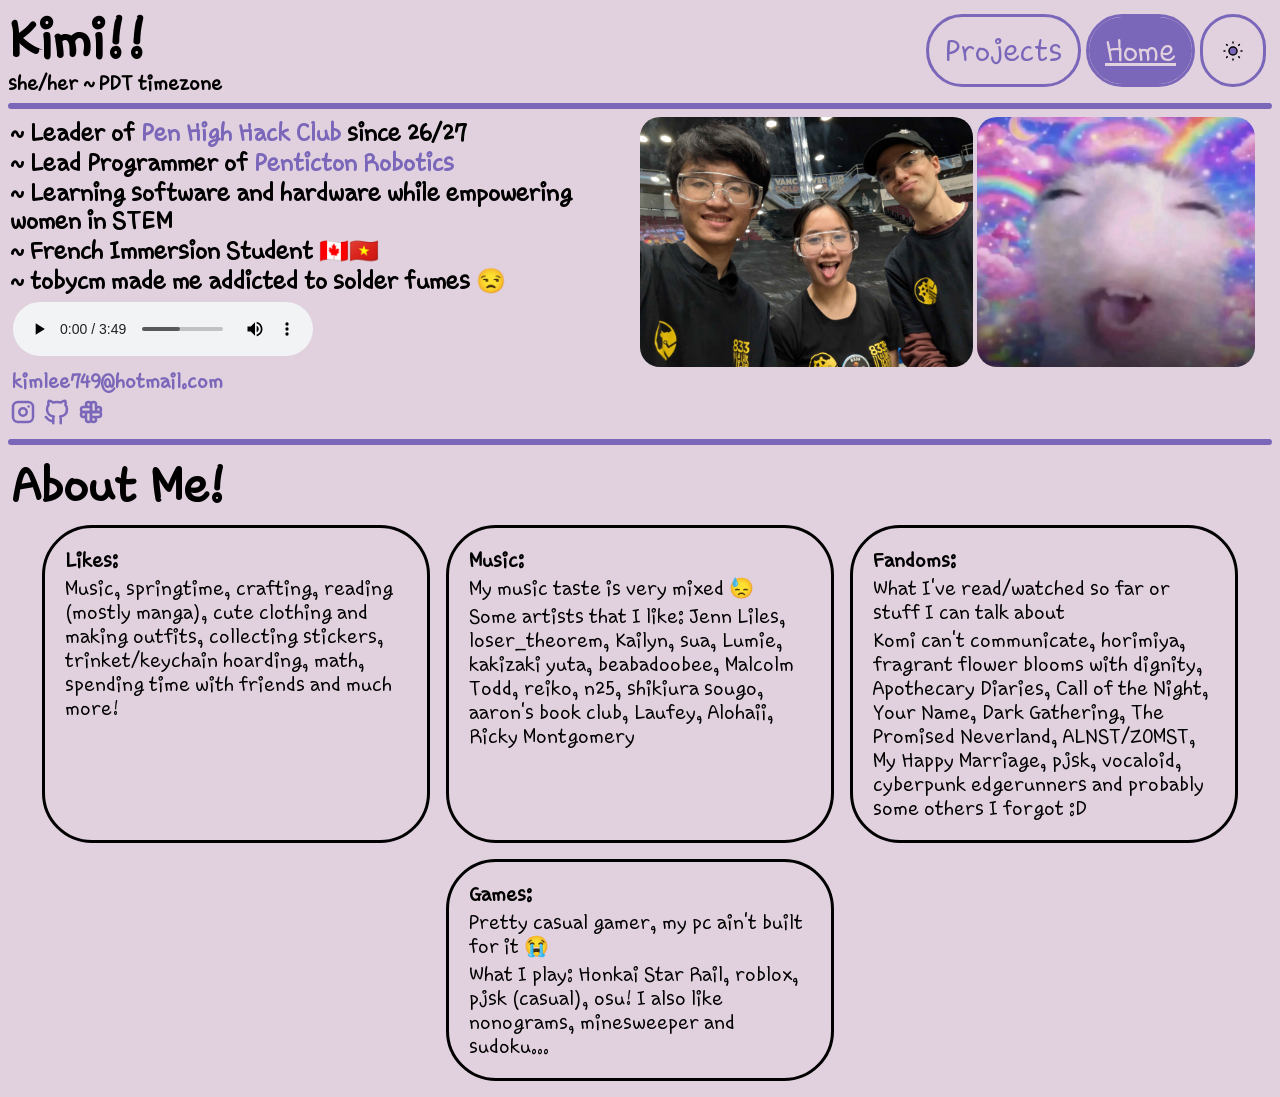
<file: index.html>
<!DOCTYPE html>
<html lang="en">

<head>
    <meta charset="UTF-8">
    <meta name="viewport" content="width=device-width, initial-scale=1.0">
    <link rel="stylesheet" href="index.css" />
    <title>k1wi.zzz</title>
</head>

<body>
    <script src="themetoggle.js"></script>
    <div>
        <ul>
            <li><a href="projects.html">Projects</a></li>
            <li><a href="index.html" id="active">Home</a></li>
            <button id="toggle" onclick="themeToggle()">
                <svg id="sun" xmlns="http://www.w3.org/2000/svg" width="24" height="24" viewBox="0 0 24 24" fill="none"
                    stroke="currentColor" stroke-width="1.5" stroke-linecap="round" stroke-linejoin="round"
                    class="icon icon-tabler icons-tabler-outline icon-tabler-sun">
                    <path stroke="none" d="M0 0h24v24H0z" fill="none" />
                    <path d="M8 12a4 4 0 1 0 8 0a4 4 0 1 0 -8 0" />
                    <path
                        d="M3 12h1m8 -9v1m8 8h1m-9 8v1m-6.4 -15.4l.7 .7m12.1 -.7l-.7 .7m0 11.4l.7 .7m-12.1 -.7l-.7 .7" />
                </svg>
                <svg xmlns="http://www.w3.org/2000/svg" width="24" height="24" viewBox="0 0 24 24" fill="none"
                    stroke="currentColor" stroke-width="1.5" stroke-linecap="round" stroke-linejoin="round"
                    class="icon icon-tabler icons-tabler-outline icon-tabler-moon">
                    <path stroke="none" d="M0 0h24v24H0z" fill="none" />
                    <path d="M12 3c.132 0 .263 0 .393 0a7.5 7.5 0 0 0 7.92 12.446a9 9 0 1 1 -8.313 -12.454l0 .008" />
                </svg>
            </button>
        </ul>
        <h1 style="text-align: left; font-size: 54px; padding: 0;"> Kimi!! </h1>
        <p style="font-weight: bold; margin: 0;"> she/her ~ PDT timezone </p>
    </div>
    <hr>
    <div id="intro">
        <div id="roles">
            <h2> ~ Leader of <a href="https://k1wizz.github.io/PenHighHackClub/" target="_blank"> Pen High Hack Club</a>
                since 26/27 </h2>
            <h2> ~ Lead Programmer of <a href="https://pentictonrobotics.ca/" target="_blank">Penticton Robotics</a>
            </h2>
            <h2> ~ Learning software and hardware while empowering women in STEM</h2>
            <h2> ~ French Immersion Student 🇨🇦🇻🇳</h2>
            <h2> ~ tobycm made me addicted to solder fumes 😒</h2>
            <audio controls loop>
                <source src="koufuku-kei.mp3" type="audio/mpeg">
            </audio>
        </div>
        <div id="images">
            <img id="tuffpr" src="./images/pr2026.jpg" alt="robotics">
            <img id="silly" src="./images/sunshineandrainbows.jpg" alt="silly pic">
        </div>
        <div id="links">
            <h3> <a href="mailto:kimlee749@hotmail.com">kimlee749@hotmail.com</a></h3>
            <svg xmlns="http://www.w3.org/2000/svg" width="30" height="30" viewBox="0 0 24 24" fill="none"
                stroke="currentColor" stroke-width="2" stroke-linecap="round" stroke-linejoin="round"
                class="icon icon-tabler icons-tabler-outline icon-tabler-brand-instagram">
                <a href="https://www.instagram.com/k1wi.zzz/" target="_blank">
                    <path stroke="none" d="M0 0h24v24H0z" fill="none" />
                    <path d="M4 8a4 4 0 0 1 4 -4h8a4 4 0 0 1 4 4v8a4 4 0 0 1 -4 4h-8a4 4 0 0 1 -4 -4l0 -8" />
                    <path d="M9 12a3 3 0 1 0 6 0a3 3 0 0 0 -6 0" />
                    <path d="M16.5 7.5v.01" />
                </a>
            </svg>
            <svg xmlns="http://www.w3.org/2000/svg" width="30" height="30" viewBox="0 0 24 24" fill="none"
                stroke="currentColor" stroke-width="2" stroke-linecap="round" stroke-linejoin="round"
                class="icon icon-tabler icons-tabler-outline icon-tabler-brand-github">
                <a href="https://github.com/k1wizz" target="_blank">
                    <path stroke="none" d="M0 0h24v24H0z" fill="none" />
                    <path
                        d="M9 19c-4.3 1.4 -4.3 -2.5 -6 -3m12 5v-3.5c0 -1 .1 -1.4 -.5 -2c2.8 -.3 5.5 -1.4 5.5 -6a4.6 4.6 0 0 0 -1.3 -3.2a4.2 4.2 0 0 0 -.1 -3.2s-1.1 -.3 -3.5 1.3a12.3 12.3 0 0 0 -6.2 0c-2.4 -1.6 -3.5 -1.3 -3.5 -1.3a4.2 4.2 0 0 0 -.1 3.2a4.6 4.6 0 0 0 -1.3 3.2c0 4.6 2.7 5.7 5.5 6c-.6 .6 -.6 1.2 -.5 2v3.5" />
                </a>
            </svg>
            <svg xmlns="http://www.w3.org/2000/svg" width="30" height="30" viewBox="0 0 24 24" fill="none"
                stroke="currentColor" stroke-width="2" stroke-linecap="round" stroke-linejoin="round"
                class="icon icon-tabler icons-tabler-outline icon-tabler-brand-slack">
                <a href="https://hackclub.enterprise.slack.com/team/U0A3J72RQ76" target="_blank">
                    <path stroke="none" d="M0 0h24v24H0z" fill="none" />
                    <path d="M12 12v-6a2 2 0 0 1 4 0v6m0 -2a2 2 0 1 1 2 2h-6" />
                    <path d="M12 12h6a2 2 0 0 1 0 4h-6m2 0a2 2 0 1 1 -2 2v-6" />
                    <path d="M12 12v6a2 2 0 0 1 -4 0v-6m0 2a2 2 0 1 1 -2 -2h6" />
                    <path d="M12 12h-6a2 2 0 0 1 0 -4h6m-2 0a2 2 0 1 1 2 -2v6" />
                </a>
            </svg>
        </div>
    </div>
    <hr>
    <div>
        <h1>About Me!</h1>
    </div>
    <div id="sections">
        <div id="card">
            <h3> Likes: </h3>
            <p> Music, springtime, crafting, reading (mostly manga), cute clothing and making outfits,
                collecting stickers, trinket/keychain hoarding, math, spending time with
                friends and much more!</p>
        </div>
        <div id="card">
            <h3> Music: </h3>
            <p> My music taste is very mixed 😓</p>
            <p> Some artists that I like: Jenn Liles, loser_theorem, Kailyn,
                sua, Lumie, kakizaki yuta, beabadoobee, Malcolm Todd, reiko,
                n25, shikiura sougo, aaron's book club, Laufey, Alohaii, Ricky Montgomery

            </p>
        </div>
        <div id="card">
            <h3> Fandoms: </h3>
            <p> What I've read/watched so far or stuff I can talk about </p>
            <p> Komi can't communicate, horimiya, fragrant flower blooms with dignity,
                Apothecary Diaries, Call of the Night, Your Name, Dark Gathering, The
                Promised Neverland, ALNST/ZOMST, My Happy Marriage, pjsk, vocaloid,
                cyberpunk edgerunners and probably some others I forgot :D
            </p>
        </div>
        <div id="card">
            <h3> Games: </h3>
            <p> Pretty casual gamer, my pc ain't built for it 😭</p>
            <p> What I play: Honkai Star Rail, roblox, pjsk (casual), osu! I also like
                nonograms, minesweeper and sudoku...
            </p>
        </div>
    </div>
</body>

</html>
</file>
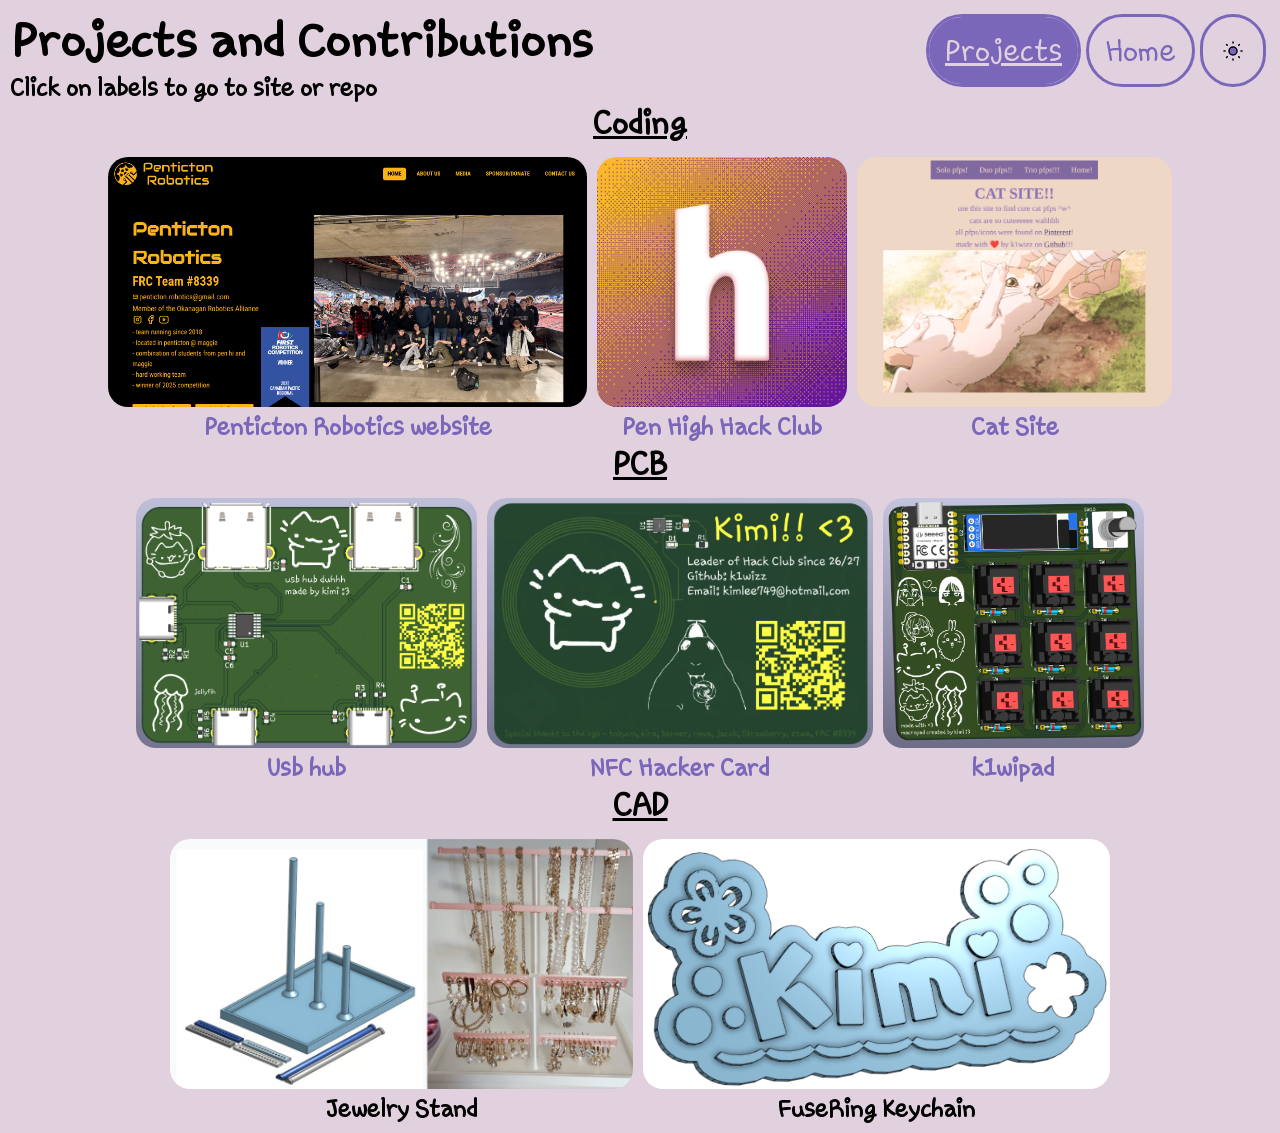
<file: projects.html>
<!DOCTYPE html>
<html lang="en">

<head>
    <meta charset="UTF-8">
    <meta name="viewport" content="width=device-width, initial-scale=1.0">
    <link rel="stylesheet" href="index.css" />
    <link rel="stylesheet" href="projects.css" />
    <title>Projects</title>
</head>

<body>
    <script src="themetoggle.js"></script>
    <div>
        <ul>
            <li><a href="projects.html" id="active">Projects</a></li>
            <li><a href="index.html">Home</a></li>
            <button id="toggle" onclick="themeToggle()">
                <svg id="sun" xmlns="http://www.w3.org/2000/svg" width="24" height="24" viewBox="0 0 24 24" fill="none"
                    stroke="currentColor" stroke-width="1.5" stroke-linecap="round" stroke-linejoin="round"
                    class="icon icon-tabler icons-tabler-outline icon-tabler-sun">
                    <path stroke="none" d="M0 0h24v24H0z" fill="none" />
                    <path d="M8 12a4 4 0 1 0 8 0a4 4 0 1 0 -8 0" />
                    <path
                        d="M3 12h1m8 -9v1m8 8h1m-9 8v1m-6.4 -15.4l.7 .7m12.1 -.7l-.7 .7m0 11.4l.7 .7m-12.1 -.7l-.7 .7" />
                </svg>
                <svg xmlns="http://www.w3.org/2000/svg" width="24" height="24" viewBox="0 0 24 24" fill="none"
                    stroke="currentColor" stroke-width="1.5" stroke-linecap="round" stroke-linejoin="round"
                    class="icon icon-tabler icons-tabler-outline icon-tabler-moon">
                    <path stroke="none" d="M0 0h24v24H0z" fill="none" />
                    <path d="M12 3c.132 0 .263 0 .393 0a7.5 7.5 0 0 0 7.92 12.446a9 9 0 1 1 -8.313 -12.454l0 .008" />
                </svg>
            </button>
        </ul>
        <h1>Projects and Contributions</h1>
        <h2> Click on labels to go to site or repo</h2>
    </div>
    <h2 id="subtitle"> Coding </h2>
    <div class="gallery">
        <div class="item">
            <a target="_blank" href="./images/prhomepage.png">
                <img src="./images/prhomepage.png" alt="Penticton Robotics homepage">
            </a>
            <h2 class="desc"> <a target="_blank" href="https://www.pentictonrobotics.ca">Penticton Robotics
                    website</a>
            </h2>
        </div>
        <div class="item">
            <a target="_blank" href="./images/phhclogo.png">
                <img src="./images/phhclogo.png" alt="Pen High Hack Club">
            </a>
            <h2 class="desc"> <a target="_blank" href="https://k1wizz.github.io/PenHighHackClub/"> Pen High Hack
                    Club</a></h2>
        </div>
        <div class="item">
            <a target="_blank" href="./images/catsite.png">
                <img src="./images/catsite.png" alt="Cat Site">
            </a>
            <h2 class="desc"> <a target="_blank" href="https://k1wizz.github.io/cat-site/">Cat Site</a> </h2>
        </div>
    </div>
    <h2 id="subtitle"> PCB </h2>
    <div class="gallery">
        <div class="item">
            <a target="_blank" href="./images/usbhub.png">
                <img src="./images/usbhub.png" alt="Usb hub repo">
            </a>
            <h2 class="desc"> <a target="_blank" href="https://github.com/k1wizz/usb-hub">Usb hub</a>
            </h2>
        </div>
        <div class="item">
            <a target="_blank" href="./images/hackercard.png">
                <img src="./images/hackercard.png" alt="NFC Hacker Card repo">
            </a>
            <h2 class="desc"> <a target="_blank" href="https://github.com/k1wizz/nfc-business-card">NFC Hacker
                    Card</a>
            </h2>
        </div>
        <div class="item">
            <a target="_blank" href="./images/k1wipad.png">
                <img src="./images/k1wipad.png" alt="macropad">
                <h2 class="desc"> <a target="_blank" href="https://github.com/k1wizz/k1wipad">k1wipad</a>
                </h2>
            </a>
        </div>
    </div>
    <h2 id="subtitle"> CAD </h2>
    <div class="gallery">
        <div class="item">
            <a target="_blank" href="./images/jewelrystand.png">
                <img src="./images/jewelrystand.png" alt="Jewelry Stand">
            </a>
            <h2 class="desc">Jewelry Stand</h2>
        </div>
        <div class="item">
            <a target="_blank" href="./images/fusering.png">
                <img src="./images/fusering.png" alt="FuseRing keychain">
            </a>
            <h2 class="desc">FuseRing Keychain</h2>
        </div>
    </div>
</body>

</html>
</file>
<file: index.css>
@font-face {
    font-family: Choco cooky;
    src: url(Chococooky.ttf);
}

body {
    font-family: "Choco cooky", Verdana, Geneva, Tahoma, sans-serif;
    background-color: rgb(225, 208, 221);
}

#sun {
    display: block;
}

::selection {
    color: white;
    background-color: rgb(123, 103, 186);
}

#active {
    background-color: rgb(123, 103, 186);
    color: rgb(225, 208, 221);
    border-radius: 50px;
    text-decoration: underline;
}

#intro {
    display: grid;
    grid-template-columns: 4fr 4fr;
    grid-template-rows: auto auto;
    grid-template-areas: "roles images" "links images";

}

#images {
    grid-area: images;
}

img {
    height: 250px;
    border-radius: 20px;
}

ul {
    list-style-type: none;
    display: flex;
    gap: 5px;
    margin: 6px;
    padding: 0;
    float: right;
}

ul li {
    float: right;
    border: 3px solid rgb(123, 103, 186);
    border-radius: 50px;
}

ul li a {
    display: block;
    color: rgb(122, 103, 186);
    text-align: center;
    text-decoration: none;
    padding: 16px 16px;
    font-size: 30px;
}

a:hover {
    text-decoration: underline;
}

a {
    color: rgb(123, 103, 186);
    text-decoration: none;
}

audio {
    margin: 5px;
}

hr {
    height: 6px;
    border: 0;
    border-radius: 50px;
    background-color: rgb(123, 103, 186);
}

#sections {
    display: flex;
    flex-wrap: wrap;
    flex-direction: row;
    justify-content: center;
}

#card {
    width: 350px;
    padding: 16px 16px;
    border-style: solid;
    border-radius: 50px;
    margin: 8px;
}

h1 {
    font-size: 48px;
    padding: 4px;
    margin: 0;
}

h2 {
    font-size: 24px;
    margin: 2px;
}

h3 {
    font-size: 20px;
    margin: 4px;
}

p {
    font-size: 20px;
    margin: 4px;
}

@media screen and (max-width: 768px) {
    #intro {
        display: grid;
        grid-template-columns: auto;
        grid-template-rows: auto auto auto;
        grid-template-areas: "roles" "links" "images";
    }

    #tuffpr {
        height: 220px;
    }

    #silly {
        display: none;
    }

    #card {
        text-align: center;
        padding: 4px 10px;
    }

    ul li {
        margin-bottom: 2px;
    }

    ul li a {
        font-size: 24px;
    }
}

#toggle {
    cursor: pointer;
    background-color: rgb(225, 208, 221);
    border: 3px solid rgb(122, 103, 186);
    border-radius: 50px;
    padding: 18px;
    font-size: 24px;
    justify-content: center;
    align-items: center;
}

#toggle svg {
    fill: rgb(122, 103, 186);
}

#toggle svg:last-child {
    display: none;
}

.dark-mode {
    background-color: rgb(25, 24, 24);
    color: rgb(225, 208, 221)
}

.dark-mode #toggle svg:first-child {
    display: none;
}

.dark-mode #toggle svg:last-child {
    display: block;
}

.dark-mode #toggle {
    background-color: rgb(122, 103, 186)
}

.dark-mode #subtitle {
    color: rgb(225, 208, 221);
}
</file>
<file: projects.css>
div.gallery {
    display: flex;
    flex-wrap: wrap;
    justify-content: center;
    gap: 10px;
    margin-top: 15px;
}

div.item {
    text-align: center;
}

#subtitle {
    color: black;
    font-size: 32px;
    text-decoration: underline;
    text-align: center;
}

img {
    height: 250px;
    border-radius: 20px;
}

@media screen and (max-width: 768px) {
    img {
        height: 165px;
    }
    h1 {
        font-size: 34px;
    }
}
</file>
